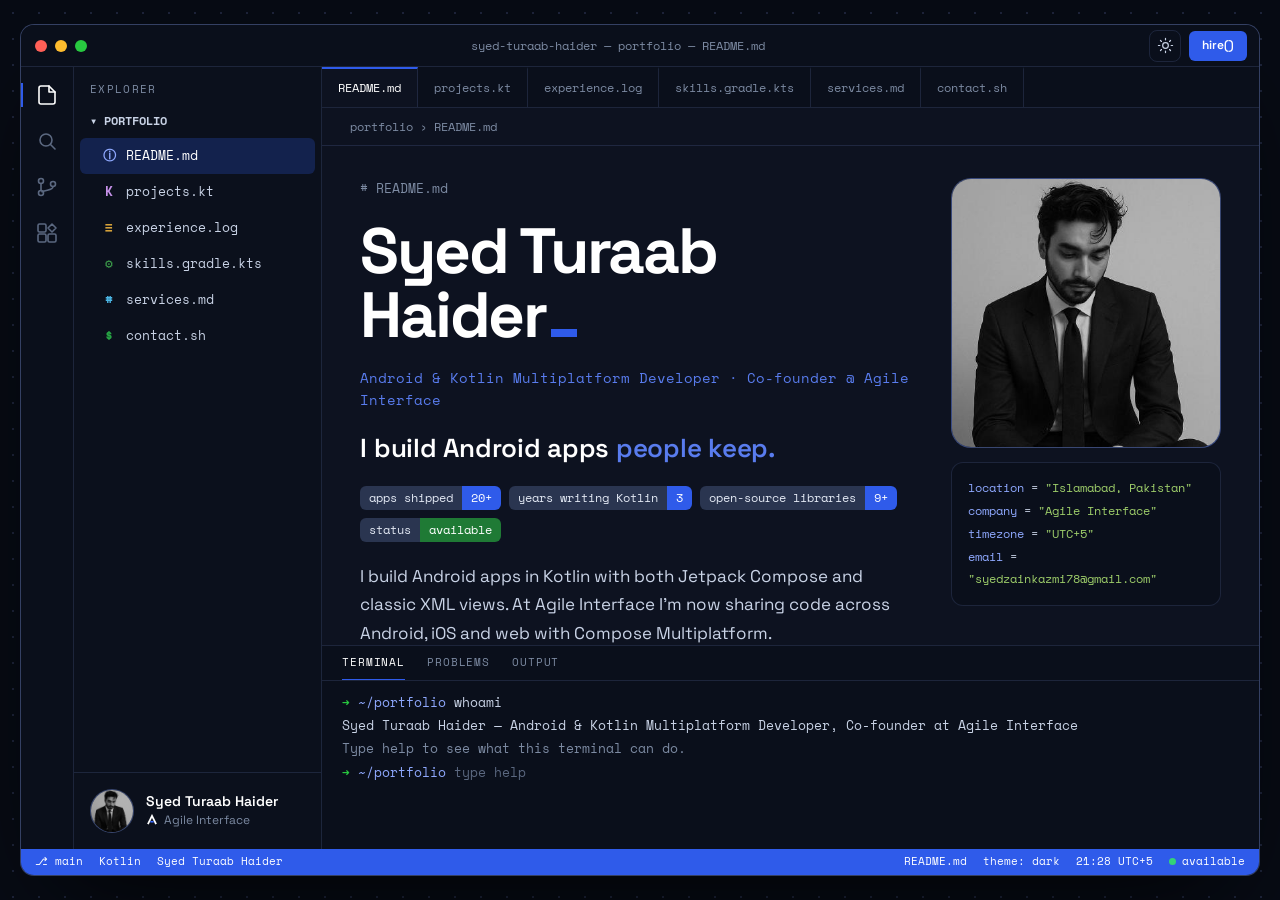
<file: index.html>
<!doctype html>
<html lang="en" data-theme="dark">
<head>
  <meta charset="utf-8">
  <meta name="viewport" content="width=device-width, initial-scale=1">
  
  <title>Syed Turaab Haider Kazmi — Android &amp; Kotlin Multiplatform Developer</title>
  <meta name="description" content="Portfolio of Syed Turaab Haider Kazmi, Android and Kotlin Multiplatform developer and co-founder of Agile Interface.">
  <meta name="theme-color" content="#0B101C">
  <link rel="canonical" href="https://kazmi-dev.github.io/portfolio/">
  <meta property="og:type" content="profile">
  <meta property="og:title" content="Syed Turaab Haider Kazmi — Android &amp; KMP Developer">
  <meta property="og:description" content="Apps, open source and experience, laid out like a code editor.">
  <meta property="og:image" content="https://kazmi-dev.github.io/portfolio/assets/img/og-image-1200x630.png">
  <meta property="og:url" content="https://kazmi-dev.github.io/portfolio/">
  <meta name="twitter:card" content="summary_large_image">

  <!-- Apply a saved theme before the first paint (no flash). theme.js explains the rules. -->
  <script>
    (function () {
      try { var t = localStorage.getItem('pf-theme'); if (t === 'dark' || t === 'light') document.documentElement.setAttribute('data-theme', t); } catch (e) {}
    })();
  </script>

  <link rel="icon" href="assets/favicon/android-chrome-192x192.png" type="image/png" sizes="192x192">
  <link rel="icon" href="assets/favicon/favicon.ico" sizes="32x32">
  <link rel="icon" href="assets/favicon/favicon.svg" type="image/svg+xml">
  <link rel="apple-touch-icon" href="assets/favicon/apple-touch-icon.png">
  <link rel="manifest" href="site.webmanifest">

  <link rel="preload" href="assets/fonts/space-mono-latin-400-normal.woff2" as="font" type="font/woff2" crossorigin>
  <link rel="preload" href="assets/fonts/space-grotesk-latin-700-normal.woff2" as="font" type="font/woff2" crossorigin>
  <link rel="stylesheet" href="assets/css/site.css">
  <script type="module" src="assets/js/main.js"></script>
</head>
<body>
  <noscript>
    <h1>Syed Turaab Haider Kazmi</h1>
    <p>Android &amp; Kotlin Multiplatform Developer. Co-founder of Agile Interface, based in Islamabad, Pakistan. Enable JavaScript to view the interactive portfolio.</p>
  </noscript>
  <a class="skip-link" href="#editor">Skip to content</a>

  <div class="desk">
    <div class="window">

      <!-- ===== Title bar ===== -->
      <header class="titlebar">
        <span class="lights" aria-hidden="true"><i></i><i></i><i></i></span>
        <p class="titlebar__title mono"><span data-slot="slug">portfolio</span> — portfolio — <span data-slot="file-name">README.md</span></p>
        <div class="titlebar__actions">
          <button class="icon-btn" type="button" data-theme-toggle aria-label="Switch theme"></button>
          <a class="btn btn--accent btn--sm mono" href="#contact">hire()</a>
        </div>
      </header>

      <div class="workbench">

        <!-- ===== Activity bar (decoration) ===== -->
        <div class="activity" aria-hidden="true">
          <span class="activity__item is-active"><svg viewBox="0 0 24 24" class="ico"><path d="M14 3H6a2 2 0 0 0-2 2v14a2 2 0 0 0 2 2h12a2 2 0 0 0 2-2V9z"/><path d="M14 3v6h6"/></svg></span>
          <span class="activity__item"><svg viewBox="0 0 24 24" class="ico"><circle cx="11" cy="11" r="6"/><path d="M20 20l-4.5-4.5"/></svg></span>
          <span class="activity__item"><svg viewBox="0 0 24 24" class="ico"><circle cx="6" cy="6" r="2.5"/><circle cx="6" cy="18" r="2.5"/><circle cx="18" cy="9" r="2.5"/><path d="M6 8.5v7M18 11.5c0 4-6 3-11 5.2"/></svg></span>
          <span class="activity__item"><svg viewBox="0 0 24 24" class="ico"><rect x="3" y="3" width="8" height="8" rx="1.5"/><rect x="13" y="13" width="8" height="8" rx="1.5"/><rect x="3" y="13" width="8" height="8" rx="1.5"/><path d="M17 3l4 4-4 4-4-4z"/></svg></span>
        </div>

        <!-- ===== Explorer ===== -->
        <nav class="explorer" aria-label="Portfolio files">
          <p class="explorer__label mono">EXPLORER</p>
          <p class="explorer__folder mono">▾ PORTFOLIO</p>
          <ul class="explorer__files" data-slot="files"></ul>
          <div class="profile" data-slot="profile"></div>
        </nav>

        <!-- ===== Editor ===== -->
        <main class="editor" id="editor" tabindex="-1">
          <nav class="tabs" aria-label="Open files" data-slot="tabs"></nav>
          <p class="crumbs mono">portfolio › <span data-slot="file-name">README.md</span></p>

          <div class="panels">
            <noscript><p class="noscript">This portfolio needs JavaScript to load its content.</p></noscript>
            <section class="panel" id="panel-readme" data-panel="readme" aria-label="README.md" tabindex="-1" data-slot="panel-readme"></section>
            <section class="panel" id="panel-projects" data-panel="projects" aria-label="projects.kt" tabindex="-1" data-slot="panel-projects" hidden></section>
            <section class="panel" id="panel-experience" data-panel="experience" aria-label="experience.log" tabindex="-1" data-slot="panel-experience" hidden></section>
            <section class="panel" id="panel-skills" data-panel="skills" aria-label="skills.gradle.kts" tabindex="-1" data-slot="panel-skills" hidden></section>
            <section class="panel" id="panel-services" data-panel="services" aria-label="services.md" tabindex="-1" data-slot="panel-services" hidden></section>
            <section class="panel" id="panel-contact" data-panel="contact" aria-label="contact.sh" tabindex="-1" data-slot="panel-contact" hidden></section>
          </div>

          <!-- ===== Terminal ===== -->
          <section class="terminal" aria-label="Terminal">
            <div class="terminal__tabs mono" aria-hidden="true"><span class="is-active">TERMINAL</span><span>PROBLEMS</span><span>OUTPUT</span></div>
            <div class="terminal__body mono" data-terminal>
              <div class="terminal__log" data-terminal-log role="log" aria-live="polite"></div>
              <form class="terminal__form" data-terminal-form autocomplete="off">
                <label for="term-input"><span class="t-ok">➜</span> <span class="t-path">~/portfolio</span></label>
                <input id="term-input" class="terminal__input" type="text" spellcheck="false" autocapitalize="off" placeholder="type help" aria-label="Terminal command, type help for a list">
              </form>
            </div>
          </section>
        </main>
      </div>

      <!-- ===== Status bar ===== -->
      <footer class="statusbar mono">
        <div class="statusbar__group">
          <span>⎇ main</span>
          <span class="hide-sm">Kotlin</span>
          <span data-slot="status-name" class="hide-sm"></span>
        </div>
        <div class="statusbar__group">
          <span data-slot="file-name" class="hide-sm">README.md</span>
          <span class="hide-sm">theme: <span data-theme-name>dark</span></span>
          <span data-slot="status-time"></span>
          <span data-slot="status-available"></span>
        </div>
      </footer>
    </div>
  </div>
</body>
</html>
</file>
<file: assets/css/site.css>
/* Bundled from fonts, tokens, base, ide, panels, animations (same order). */

/* ==========================================================================
   fonts.css — self-hosted Space Grotesk + Space Mono (SIL Open Font License).
   Self-hosting = faster first paint, no third-party requests, works offline.
   Files are the Latin subset; licences are next to them in assets/fonts/.
   ========================================================================== */

@font-face {
  font-family: "Space Grotesk";
  font-style: normal;
  font-weight: 400;
  font-display: swap;
  src: url("../fonts/space-grotesk-latin-400-normal.woff2") format("woff2");
}
@font-face {
  font-family: "Space Grotesk";
  font-style: normal;
  font-weight: 500;
  font-display: swap;
  src: url("../fonts/space-grotesk-latin-500-normal.woff2") format("woff2");
}
@font-face {
  font-family: "Space Grotesk";
  font-style: normal;
  font-weight: 600;
  font-display: swap;
  src: url("../fonts/space-grotesk-latin-600-normal.woff2") format("woff2");
}
@font-face {
  font-family: "Space Grotesk";
  font-style: normal;
  font-weight: 700;
  font-display: swap;
  src: url("../fonts/space-grotesk-latin-700-normal.woff2") format("woff2");
}
@font-face {
  font-family: "Space Mono";
  font-style: normal;
  font-weight: 400;
  font-display: swap;
  src: url("../fonts/space-mono-latin-400-normal.woff2") format("woff2");
}
@font-face {
  font-family: "Space Mono";
  font-style: normal;
  font-weight: 700;
  font-display: swap;
  src: url("../fonts/space-mono-latin-700-normal.woff2") format("woff2");
}

/* ==========================================================================
   tokens.css — every colour, font and size in one place.
   Like MaterialTheme.colorScheme in Compose: components read ROLES (var(--fg)),
   never raw hex values, so switching theme = swapping this table.
   The accent comes from portfolio.json (theme.accent) and is set by utils.js → applyAccent().
   ========================================================================== */

:root {
  /* accent defaults (overwritten from the JSON at runtime) */
  --accent: #2F5BEA;
  --accent-rgb: 47, 91, 234;
  --on-accent: #FFFFFF;
  --accent-hi: #8FA9FF;

  --font-sans: "Space Grotesk", system-ui, -apple-system, "Segoe UI", sans-serif;
  --font-mono: "Space Mono", ui-monospace, "SFMono-Regular", Menlo, monospace;

  --radius: 14px;
  --radius-sm: 8px;
  --ease: cubic-bezier(.2, .7, .2, 1);
}

/* ---------- Dark (default) ---------- */
:root,
[data-theme="dark"] {
  color-scheme: dark;
  --desk: #070B14;
  --desk-dot: rgba(143, 169, 255, .16);
  --window: #0D1220;
  --chrome: #0A0F1B;          /* title bar, activity bar, tabs strip, terminal */
  --sidebar: #0B101C;
  --surface: #111830;         /* cards */
  --surface-2: #141C30;       /* chips, photo frame */
  --line: rgba(143, 169, 255, .14);
  --line-strong: rgba(143, 169, 255, .3);
  --fg: #E4EAF5;
  --fg-strong: #FFFFFF;
  --muted: #C9D3E6;
  --subtle: #7D8BA3;
  --faint: #5B6880;
  --hover: rgba(143, 169, 255, .08);
  --active-file: rgba(var(--accent-rgb), .24);
  --accent-text: var(--accent-hi);
  --shadow: 0 40px 100px -40px rgba(0, 0, 0, .9);

  /* syntax colours */
  --tk-kw: #C792EA;
  --tk-str: #9ECE6A;
  --tk-prop: #8FA9FF;
  --tk-num: #FFB86C;
  --tk-com: #7D8BA3;
  --tk-ok: #28C840;
  --badge-key: #2A3550;
}

/* ---------- Light ---------- */
[data-theme="light"] {
  color-scheme: light;
  --desk: #EEF2F9;
  --desk-dot: rgba(47, 91, 234, .14);
  --window: #FFFFFF;
  --chrome: #F1F4FA;
  --sidebar: #F7F9FC;
  --surface: #FFFFFF;
  --surface-2: #F1F4FA;
  --line: #E1E7F1;
  --line-strong: #C9D3E6;
  --fg: #1F2A3D;
  --fg-strong: #0F1B2D;
  --muted: #3F4A5C;
  --subtle: #5B6880;
  --faint: #8A96AB;
  --hover: rgba(15, 27, 45, .05);
  --active-file: rgba(var(--accent-rgb), .14);
  --accent-text: var(--accent);
  --shadow: 0 40px 90px -45px rgba(15, 27, 45, .45);

  --tk-kw: #7C3AED;
  --tk-str: #0B7A55;
  --tk-prop: #2F5BEA;
  --tk-num: #B45309;
  --tk-com: #6B778C;
  --tk-ok: #15803D;
  --badge-key: #3F4A5C;
}

/* ==========================================================================
   base.css — reset, typography, buttons and helpers.
   ========================================================================== */

*, *::before, *::after { box-sizing: border-box; }

html { -webkit-text-size-adjust: 100%; }

body {
  margin: 0;
  background: var(--desk);
  color: var(--fg);
  font-family: var(--font-sans);
  font-size: 16px;
  line-height: 1.6;
  -webkit-font-smoothing: antialiased;
}

img, svg { display: block; max-width: 100%; }
a { color: var(--accent-text); text-decoration: none; }
a:hover { color: var(--fg-strong); }
button, input { font: inherit; color: inherit; }
h1, h2, h3, p { margin: 0; }
ul { margin: 0; padding: 0; list-style: none; }

:focus-visible { outline: 2px solid var(--accent-text); outline-offset: 2px; border-radius: 6px; }
[hidden] { display: none !important; }

.mono { font-family: var(--font-mono); }

.ico { width: 20px; height: 20px; fill: none; stroke: currentColor; stroke-width: 1.7; stroke-linecap: round; stroke-linejoin: round; flex-shrink: 0; }
.ico--fill { fill: currentColor; stroke: none; }

.sr-only {
  position: absolute !important; width: 1px; height: 1px; padding: 0; margin: -1px;
  overflow: hidden; clip: rect(0 0 0 0); white-space: nowrap; border: 0;
}

.skip-link {
  position: absolute; left: 16px; top: -60px; z-index: 100;
  background: var(--accent); color: var(--on-accent);
  padding: 10px 14px; border-radius: var(--radius-sm); font-weight: 600;
}
.skip-link:focus { top: 16px; color: var(--on-accent); }

/* ---------- buttons ---------- */
.btn {
  display: inline-flex; align-items: center; justify-content: center; gap: 10px;
  min-height: 44px; padding: 0 18px;
  border-radius: var(--radius-sm); border: 1px solid var(--line-strong);
  background: transparent; color: var(--fg-strong);
  font-family: var(--font-sans); font-size: 15px; font-weight: 600;
  cursor: pointer; white-space: nowrap;
  transition: transform .2s var(--ease), filter .2s, background-color .2s, border-color .2s;
}
.btn:hover { transform: translateY(-2px); color: var(--fg-strong); border-color: var(--accent-text); }
.btn--accent { background: var(--accent); border-color: transparent; color: var(--on-accent); }
.btn--accent:hover { color: var(--on-accent); filter: brightness(1.1); border-color: transparent; }
.btn--sm { min-height: 30px; padding: 0 12px; font-size: 12px; border-radius: 6px; }
.btn.is-done { background: var(--tk-ok); color: #FFFFFF; border-color: transparent; }

.icon-btn {
  width: 32px; height: 32px; display: inline-grid; place-items: center;
  border: 1px solid var(--line); border-radius: 8px; background: transparent;
  color: var(--muted); cursor: pointer; transition: background-color .15s, color .15s;
}
.icon-btn:hover { background: var(--hover); color: var(--fg-strong); }
.icon-btn .ico { width: 17px; height: 17px; }

/* theme switch: brief colour fade (only while switching, so normal hovers stay snappy) */
.theme-anim, .theme-anim * { transition: background-color .35s ease, border-color .35s ease, color .35s ease !important; }

/* syntax tokens */
.tk-kw { color: var(--tk-kw); }
.tk-str { color: var(--tk-str); }
.tk-prop { color: var(--tk-prop); }
.tk-num { color: var(--tk-num); }
.tk-com { color: var(--tk-com); }
.t-ok { color: var(--tk-ok); }
.t-path { color: var(--tk-prop); }
.t-err { color: #F87171; }

.hl { font-style: normal; color: var(--accent-text); }

/* ==========================================================================
   ide.css — the editor "shell": desk, window, title bar, explorer, tabs,
   terminal and status bar. The content of each file lives in panels.css.
   ========================================================================== */

/* ---------- desk + window ---------- */
.desk {
  min-height: 100vh;
  min-height: 100dvh;
  padding: 24px 20px;
  background-color: var(--desk);
  background-image: radial-gradient(var(--desk-dot) 1px, transparent 1.5px);
  background-size: 26px 26px;
}

.window {
  max-width: 1320px;
  margin: 0 auto;
  display: flex;
  flex-direction: column;
  border-radius: var(--radius);
  overflow: hidden;
  background: var(--window);
  border: 1px solid var(--line-strong);
  box-shadow: var(--shadow);
}

/* Desktop: the window fills the screen and only the file content scrolls, like a real IDE */
@media (min-width: 861px) and (min-height: 620px) {
  .window { height: calc(100vh - 48px); height: calc(100dvh - 48px); }
  .workbench { min-height: 0; }
  .editor { min-height: 0; }
  .panels { overflow: auto; overscroll-behavior: contain; }
}

/* ---------- title bar ---------- */
.titlebar {
  height: 42px; flex-shrink: 0;
  display: flex; align-items: center; gap: 12px;
  padding: 0 12px 0 14px;
  background: var(--chrome);
  border-bottom: 1px solid var(--line);
}
.lights { display: flex; gap: 8px; }
.lights i { width: 12px; height: 12px; border-radius: 50%; flex-shrink: 0; }
.lights i:nth-child(1) { background: #FF5F57; }
.lights i:nth-child(2) { background: #FEBC2E; }
.lights i:nth-child(3) { background: #28C840; }
.titlebar__title {
  flex: 1; min-width: 0; text-align: center;
  font-size: 12px; color: var(--subtle);
  white-space: nowrap; overflow: hidden; text-overflow: ellipsis;
}
.titlebar__actions { display: flex; align-items: center; gap: 8px; }

/* ---------- workbench ---------- */
.workbench { flex: 1; display: flex; }

.activity {
  flex: 0 0 52px;
  display: flex; flex-direction: column; align-items: center; gap: 22px;
  padding-top: 16px;
  background: var(--chrome);
  border-right: 1px solid var(--line);
}
.activity__item { color: var(--faint); position: relative; display: grid; place-items: center; width: 52px; }
.activity__item .ico { width: 24px; height: 24px; stroke-width: 1.6; }
.activity__item.is-active { color: var(--fg-strong); }
.activity__item.is-active::before { content: ""; position: absolute; left: 0; top: 0; bottom: 0; width: 2px; background: var(--accent); }

/* ---------- explorer ---------- */
.explorer {
  flex: 0 0 248px;
  display: flex; flex-direction: column;
  background: var(--sidebar);
  border-right: 1px solid var(--line);
  min-height: 0;
}
.explorer__label { padding: 14px 16px 8px; font-size: 11px; letter-spacing: .12em; color: var(--subtle); }
.explorer__folder { padding: 4px 16px 8px; font-size: 12px; font-weight: 700; color: var(--muted); }
.explorer__files { display: flex; flex-direction: column; padding: 0 6px; }

.file {
  min-height: 36px; display: flex; align-items: center; gap: 10px;
  padding: 0 12px 0 22px; border-radius: 6px;
  font-family: var(--font-mono); font-size: 13px; color: var(--muted);
  transition: background-color .15s, color .15s;
}
.file:hover { background: var(--hover); color: var(--fg-strong); }
.file[aria-current="page"] { background: var(--active-file); color: var(--fg-strong); }
.file__icon { width: 14px; text-align: center; font-weight: 700; }

.profile {
  margin-top: auto; padding: 16px;
  border-top: 1px solid var(--line);
  display: flex; align-items: center; gap: 12px;
}
.avatar {
  width: 44px; height: 44px; border-radius: 50%; flex-shrink: 0; overflow: hidden;
  display: grid; place-items: center;
  background: var(--surface-2); border: 1px solid var(--line-strong);
  font-size: 14px; font-weight: 700; color: var(--accent-text);
}
.avatar img { width: 100%; height: 100%; object-fit: cover; }
.profile__name { font-size: 14px; font-weight: 600; color: var(--fg-strong); line-height: 1.3; }
.profile__company { display: flex; align-items: center; gap: 6px; font-size: 12px; color: var(--subtle); }
.mark { width: 12px; height: 12px; }
.mark-peak { fill: none; stroke: var(--fg-strong); stroke-width: 15; stroke-linejoin: miter; }
.mark-cursor { fill: #3D6BFF; }

/* ---------- editor ---------- */
.editor { flex: 1; min-width: 0; display: flex; flex-direction: column; background: var(--window); outline: none; }

.tabs {
  display: flex; flex-shrink: 0; overflow-x: auto; scrollbar-width: none;
  background: var(--chrome); border-bottom: 1px solid var(--line);
}
.tabs::-webkit-scrollbar { display: none; }
.tab {
  min-height: 40px; display: inline-flex; align-items: center; gap: 8px;
  padding: 0 16px; white-space: nowrap;
  border-top: 2px solid transparent; border-right: 1px solid var(--line);
  font-family: var(--font-mono); font-size: 12px; color: var(--subtle);
  transition: color .15s, background-color .15s;
}
.tab:hover { color: var(--fg-strong); }
.tab[aria-current="page"] { background: var(--window); color: var(--fg-strong); border-top-color: var(--accent); }

.crumbs { padding: 9px 28px; font-size: 12px; color: var(--subtle); border-bottom: 1px solid var(--line); flex-shrink: 0; }

.panels { flex: 1; position: relative; }
.panel { padding: 32px clamp(18px, 3vw, 44px) 40px; outline: none; }
.noscript { padding: 32px; color: var(--muted); }

/* ---------- terminal ---------- */
.terminal { flex-shrink: 0; border-top: 1px solid var(--line); background: var(--chrome); }
.terminal__tabs {
  display: flex; gap: 22px; padding: 8px 20px 0;
  font-size: 11px; letter-spacing: .08em; color: var(--subtle);
  border-bottom: 1px solid var(--line);
}
.terminal__tabs span { padding-bottom: 7px; }
.terminal__tabs .is-active { color: var(--fg-strong); border-bottom: 1px solid var(--accent); }
.terminal__body { padding: 10px 20px 12px; font-size: 13px; line-height: 1.75; color: var(--muted); height: 168px; overflow-y: auto; cursor: text; }
.terminal__log > div { white-space: pre-wrap; word-break: break-word; }
.terminal__log a { color: var(--accent-text); text-decoration: underline; text-underline-offset: 2px; }
.terminal__form { display: flex; align-items: center; gap: 8px; }
.terminal__form label { white-space: nowrap; }
.terminal__input {
  flex: 1; min-width: 0; padding: 2px 0;
  background: transparent; border: 0; outline: none;
  font-family: var(--font-mono); font-size: 13px; color: var(--fg-strong);
  caret-color: var(--accent-text);
}
.terminal__input::placeholder { color: var(--faint); }

/* ---------- status bar ---------- */
.statusbar {
  height: 26px; flex-shrink: 0;
  display: flex; align-items: center; justify-content: space-between; gap: 14px;
  padding: 0 14px;
  background: var(--accent); color: var(--on-accent);
  font-size: 11px; white-space: nowrap; overflow: hidden;
}
.statusbar__group { display: flex; align-items: center; gap: 16px; }
.status-dot { display: inline-block; width: 7px; height: 7px; border-radius: 50%; background: #34D378; margin-right: 6px; vertical-align: 0; }
.status-dot--busy { background: #FEBC2E; }

/* ---------- responsive ---------- */
@media (max-width: 1080px) {
  .explorer { flex-basis: 214px; }
}

@media (max-width: 860px) {
  .desk { padding: 0; background-image: none; }
  .window { border-radius: 0; border: 0; min-height: 100vh; min-height: 100dvh; overflow: visible; } /* visible so the tabs can stick */
  .activity, .explorer { display: none; }
  .crumbs { padding-inline: 18px; }
  .terminal__body { height: 150px; }
  .tabs { position: sticky; top: 0; z-index: 3; }
}

@media (max-width: 560px) {
  .hide-sm { display: none; }
  .titlebar__title { text-align: left; }
}

/* ==========================================================================
   panels.css — what's inside each "file": README, projects.kt, experience.log,
   skills.gradle.kts, services.md and contact.sh.
   ========================================================================== */

.comment { font-family: var(--font-mono); font-size: 13px; color: var(--tk-com); }

/* ---------- README.md ---------- */
.readme { display: flex; flex-wrap: wrap; gap: 36px; align-items: flex-start; }
.readme__main { flex: 1 1 440px; min-width: 0; display: flex; flex-direction: column; gap: 20px; }
.readme__name {
  font-size: clamp(38px, 5vw, 64px); line-height: 1; letter-spacing: -.035em;
  color: var(--fg-strong); overflow-wrap: anywhere;
}
.cursor { display: inline-block; width: .4em; height: .12em; margin-left: .08em; background: var(--accent); vertical-align: baseline; }
.readme__role { font-family: var(--font-mono); font-size: 14px; color: var(--accent-text); }
.readme__headline { font-size: clamp(20px, 2.2vw, 26px); line-height: 1.3; color: var(--fg-strong); font-weight: 600; letter-spacing: -.01em; }
.readme__about { display: flex; flex-direction: column; gap: 14px; max-width: 640px; font-size: 17px; line-height: 1.7; color: var(--muted); }
.readme__actions { display: flex; flex-wrap: wrap; gap: 10px; margin-top: 4px; }

.badges { display: flex; flex-wrap: wrap; gap: 8px; }
.badge { display: inline-flex; border-radius: 6px; overflow: hidden; font-family: var(--font-mono); font-size: 12px; line-height: 1; }
.badge > span { padding: 6px 9px; }
.badge__k { background: var(--badge-key); color: #E4EAF5; }
.badge__v { background: var(--accent); color: var(--on-accent); }
.badge__v--ok { background: #1F7A35; color: #FFFFFF; }
.badge__v--busy { background: #A16207; color: #FFFFFF; }

.readme__side { flex: 0 1 270px; display: flex; flex-direction: column; gap: 14px; width: 100%; }
.photo {
  aspect-ratio: 1 / 1; border-radius: 20px; overflow: hidden;
  display: grid; place-items: center;
  background: linear-gradient(150deg, var(--surface-2), rgba(var(--accent-rgb), .25));
  border: 1px solid var(--line-strong);
  font-size: 64px; font-weight: 700; letter-spacing: -.03em; color: var(--fg-strong);
}
.photo img { width: 100%; height: 100%; object-fit: cover; }
.infocard {
  border-radius: 12px; background: var(--chrome); border: 1px solid var(--line);
  padding: 14px 16px; font-family: var(--font-mono); font-size: 12px; line-height: 1.9; color: var(--muted);
  overflow-wrap: anywhere;
}

@media (max-width: 860px) {
  .readme { gap: 24px; }
  .readme__side { display: contents; }               /* let the photo jump to the top */
  .photo { order: -1; width: 88px; font-size: 30px; border-radius: 18px; }
  .infocard { flex: 1 1 100%; }
}

/* ---------- projects.kt ---------- */
.code-line { font-family: var(--font-mono); font-size: 14px; color: var(--muted); }
.projects { display: grid; grid-template-columns: repeat(auto-fill, minmax(290px, 1fr)); gap: 16px; padding: 18px 0 18px 24px; }
.project {
  display: flex; flex-direction: column; gap: 12px;
  padding: 20px; border-radius: var(--radius);
  background: var(--surface); border: 1px solid var(--line);
  transition: transform .3s var(--ease), border-color .3s;
}
.project:hover { transform: translateY(-4px); border-color: var(--line-strong); }
.project__meta { display: flex; justify-content: space-between; gap: 10px; font-family: var(--font-mono); font-size: 12px; }
.project__kind { color: var(--accent-text); }
.project__host { color: var(--subtle); }
.project__head { display: flex; align-items: center; gap: 12px; }
.project__icon { width: 40px; height: 40px; border-radius: 10px; flex-shrink: 0; overflow: hidden; display: grid; place-items: center; color: #FFFFFF; font-weight: 700; }
.project__icon img { width: 100%; height: 100%; object-fit: cover; }
.project__name { font-size: 20px; color: var(--fg-strong); line-height: 1.2; }
.project__summary { font-size: 14px; line-height: 1.6; color: var(--muted); }
.project__platforms { font-family: var(--font-mono); font-size: 12px; color: var(--subtle); }
.metrics { display: flex; flex-wrap: wrap; gap: 8px; }
.metric { flex: 1 1 90px; border-radius: 10px; background: var(--chrome); border: 1px solid var(--line); padding: 8px 10px; }
.metric b { display: block; font-size: 17px; color: var(--fg-strong); }
.metric span { font-size: 12px; color: var(--subtle); }
.snippet {
  font-family: var(--font-mono); font-size: 12px; line-height: 1.6;
  background: var(--chrome); border: 1px solid var(--line); border-radius: 10px;
  padding: 10px 12px; overflow-x: auto; white-space: nowrap; color: var(--muted);
}
.project__links { display: flex; flex-wrap: wrap; gap: 14px; margin-top: auto; padding-top: 4px; }
.project__links a { font-size: 14px; font-weight: 600; display: inline-flex; align-items: center; gap: 4px; }
.project__links .ico { width: 15px; height: 15px; }
.empty { color: var(--subtle); font-size: 14px; padding: 12px 24px; }

/* ---------- experience.log ---------- */
.gitlog { font-family: var(--font-mono); font-size: 14px; }
.gitlog__cmd { color: var(--subtle); margin-bottom: 18px; }
.commit { display: flex; gap: 16px; }
.commit__rail { display: flex; flex-direction: column; align-items: center; }
.commit__dot { width: 14px; height: 14px; border-radius: 50%; border: 2px solid var(--tk-prop); flex-shrink: 0; margin-top: 4px; }
.commit--head .commit__dot { background: var(--accent); border-color: var(--accent); }
.commit__line { flex: 1; width: 2px; background: var(--line-strong); margin-top: 4px; }
.commit:last-child .commit__line { display: none; }
.commit__body { padding-bottom: 28px; display: flex; flex-direction: column; gap: 6px; min-width: 0; }
.commit__ref { color: var(--tk-prop); }
.commit__ref time, .commit__dates { color: var(--subtle); }
.head-tag { background: var(--accent); color: var(--on-accent); padding: 2px 8px; border-radius: 5px; font-size: 12px; margin-right: 6px; }
.commit__title { font-family: var(--font-sans); font-size: 20px; font-weight: 700; color: var(--fg-strong); line-height: 1.25; }
.commit__org { color: var(--muted); font-weight: 500; }
.commit__summary { font-family: var(--font-sans); font-size: 15px; line-height: 1.6; color: var(--muted); max-width: 640px; }

/* ---------- skills.gradle.kts ---------- */
.skills { display: flex; flex-wrap: wrap; gap: 36px; }
.gradle { flex: 1 1 380px; min-width: 0; font-family: var(--font-mono); font-size: 14px; line-height: 2; color: var(--muted); white-space: pre; overflow-x: auto; }
.chipgroups { flex: 1 1 300px; display: flex; flex-direction: column; gap: 18px; }
.chipgroup { display: flex; flex-direction: column; gap: 8px; }
.chips { display: flex; flex-wrap: wrap; gap: 8px; }
.chip {
  padding: 6px 12px; border-radius: 999px; font-size: 14px;
  background: var(--surface-2); border: 1px solid var(--line-strong); color: var(--fg);
  transition: border-color .2s, transform .2s var(--ease);
}
.chip:hover { border-color: var(--accent-text); transform: translateY(-2px); }

/* ---------- services.md ---------- */
.services { display: grid; grid-template-columns: repeat(auto-fill, minmax(260px, 1fr)); gap: 16px; margin-top: 18px; }
.service { padding: 20px; border-radius: var(--radius); background: var(--surface); border: 1px solid var(--line); display: flex; flex-direction: column; gap: 8px; }
.service__title { font-size: 18px; color: var(--fg-strong); display: flex; gap: 10px; align-items: baseline; }
.service__title .mono { font-size: 13px; color: var(--tk-ok); }
.service p { font-size: 15px; line-height: 1.6; color: var(--muted); }
.md-h { font-size: clamp(28px, 3vw, 38px); color: var(--fg-strong); letter-spacing: -.02em; }
.md-h .mono { color: var(--subtle); font-weight: 400; margin-right: 8px; }

/* ---------- contact.sh ---------- */
.script { font-family: var(--font-mono); font-size: 15px; line-height: 1.95; color: var(--muted); overflow-wrap: anywhere; }
.script a:not(.btn) { color: var(--tk-str); }
.script a:not(.btn):hover { text-decoration: underline; }
.script__actions { margin-top: 22px; display: flex; flex-wrap: wrap; gap: 10px; font-family: var(--font-sans); }
.script__actions .btn { min-height: 48px; font-size: 16px; }

/* ==========================================================================
   animations.css — all motion in one file. Everything switches off for visitors
   who ask their OS for reduced motion.
   ========================================================================== */

.blink { animation: blink 1.1s steps(1) infinite; }
@keyframes blink { 0%, 49% { opacity: 1; } 50%, 100% { opacity: 0; } }

/* each panel slides in when its file opens */
.panel.is-entering { animation: panel-in .35s var(--ease) both; }
@keyframes panel-in { from { opacity: 0; transform: translateY(8px); } to { opacity: 1; transform: none; } }

/* cards cascade in */
.panel.is-entering .project,
.panel.is-entering .service,
.panel.is-entering .commit { animation: panel-in .45s var(--ease) both; animation-delay: calc(var(--i, 0) * 60ms + 80ms); }

/* window opens once on load */
.window { animation: window-in .6s var(--ease) both; }
@keyframes window-in { from { opacity: 0; transform: translateY(14px) scale(.985); } to { opacity: 1; transform: none; } }

/* green "available" pulse */
.status-dot { animation: pulse 2s ease-out infinite; }
@keyframes pulse { 0% { box-shadow: 0 0 0 0 rgba(52, 211, 120, .7); } 70%, 100% { box-shadow: 0 0 0 6px rgba(52, 211, 120, 0); } }
.status-dot--busy { animation: none; }

/* typed terminal lines */
.terminal__log > .is-new { animation: line-in .25s ease both; }
@keyframes line-in { from { opacity: 0; transform: translateX(-4px); } to { opacity: 1; transform: none; } }

@media (prefers-reduced-motion: reduce) {
  *, *::before, *::after { animation: none !important; transition: none !important; }
}
</file>
